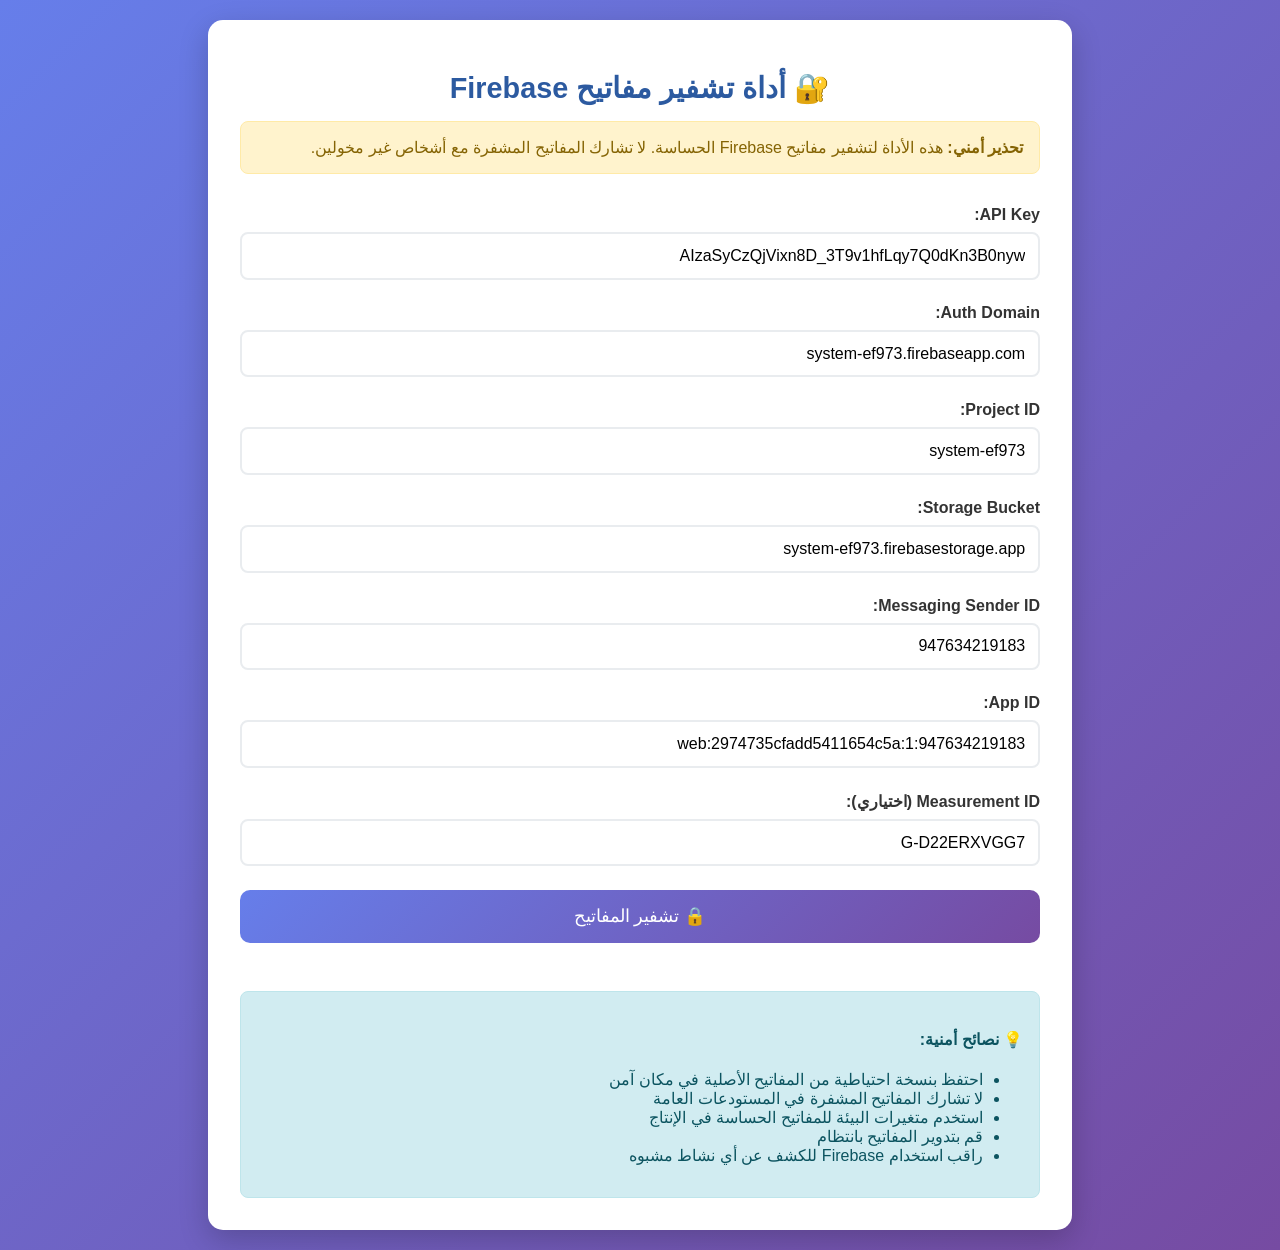
<file: encrypt-keys.html>
<!DOCTYPE html>
<html lang="ar" dir="rtl">
<head>
    <meta charset="UTF-8">
    <meta name="viewport" content="width=device-width, initial-scale=1.0">
    <title>أداة تشفير مفاتيح Firebase</title>
    <style>
        body {
            font-family: 'Cairo', sans-serif;
            background: linear-gradient(135deg, #667eea 0%, #764ba2 100%);
            min-height: 100vh;
            display: flex;
            align-items: center;
            justify-content: center;
            margin: 0;
            padding: 20px;
        }
        
        .encrypt-container {
            background: white;
            padding: 2rem;
            border-radius: 15px;
            box-shadow: 0 10px 30px rgba(0,0,0,0.2);
            max-width: 800px;
            width: 100%;
        }
        
        .encrypt-title {
            color: #2c5aa0;
            margin-bottom: 1rem;
            font-size: 1.8rem;
            text-align: center;
        }
        
        .form-group {
            margin-bottom: 1.5rem;
            text-align: right;
        }
        
        .form-group label {
            display: block;
            margin-bottom: 0.5rem;
            font-weight: 600;
            color: #333;
        }
        
        .form-group input, .form-group textarea {
            width: 100%;
            padding: 0.8rem;
            border: 2px solid #e9ecef;
            border-radius: 8px;
            font-size: 1rem;
            box-sizing: border-box;
        }
        
        .form-group textarea {
            min-height: 150px;
            font-family: monospace;
            resize: vertical;
        }
        
        .encrypt-btn {
            background: linear-gradient(135deg, #667eea 0%, #764ba2 100%);
            color: white;
            border: none;
            padding: 1rem 2rem;
            border-radius: 10px;
            font-size: 1.1rem;
            cursor: pointer;
            width: 100%;
            margin-bottom: 1rem;
        }
        
        .encrypt-btn:hover {
            transform: translateY(-2px);
        }
        
        .result-section {
            background: #f8f9fa;
            padding: 1.5rem;
            border-radius: 10px;
            margin-top: 2rem;
            display: none;
        }
        
        .result-title {
            color: #28a745;
            margin-bottom: 1rem;
            font-weight: 600;
        }
        
        .copy-btn {
            background: #28a745;
            color: white;
            border: none;
            padding: 0.5rem 1rem;
            border-radius: 5px;
            cursor: pointer;
            margin-top: 0.5rem;
        }
        
        .warning {
            background: #fff3cd;
            border: 1px solid #ffeaa7;
            color: #856404;
            padding: 1rem;
            border-radius: 8px;
            margin-bottom: 2rem;
        }
        
        .security-tips {
            background: #d1ecf1;
            border: 1px solid #bee5eb;
            color: #0c5460;
            padding: 1rem;
            border-radius: 8px;
            margin-top: 2rem;
        }
    </style>
</head>
<body>
    <div class="encrypt-container">
        <h1 class="encrypt-title">🔐 أداة تشفير مفاتيح Firebase</h1>
        
        <div class="warning">
            <strong>تحذير أمني:</strong> هذه الأداة لتشفير مفاتيح Firebase الحساسة. لا تشارك المفاتيح المشفرة مع أشخاص غير مخولين.
        </div>
        
        <form id="encryptForm">
            <div class="form-group">
                <label>API Key:</label>
                <input type="text" id="apiKey" placeholder="AIzaSy..." required>
            </div>
            
            <div class="form-group">
                <label>Auth Domain:</label>
                <input type="text" id="authDomain" placeholder="your-project.firebaseapp.com" required>
            </div>
            
            <div class="form-group">
                <label>Project ID:</label>
                <input type="text" id="projectId" placeholder="your-project-id" required>
            </div>
            
            <div class="form-group">
                <label>Storage Bucket:</label>
                <input type="text" id="storageBucket" placeholder="your-project.appspot.com" required>
            </div>
            
            <div class="form-group">
                <label>Messaging Sender ID:</label>
                <input type="text" id="messagingSenderId" placeholder="123456789" required>
            </div>
            
            <div class="form-group">
                <label>App ID:</label>
                <input type="text" id="appId" placeholder="1:123456789:web:..." required>
            </div>
            
            <div class="form-group">
                <label>Measurement ID (اختياري):</label>
                <input type="text" id="measurementId" placeholder="G-...">
            </div>
            
            <button type="submit" class="encrypt-btn">
                🔒 تشفير المفاتيح
            </button>
        </form>
        
        <div id="resultSection" class="result-section">
            <div class="result-title">✅ تم التشفير بنجاح!</div>
            
            <div class="form-group">
                <label>المفاتيح المشفرة (انسخ هذا الكود):</label>
                <textarea id="encryptedResult" readonly></textarea>
                <button type="button" class="copy-btn" onclick="copyResult()">📋 نسخ النتيجة</button>
            </div>
            
            <div class="form-group">
                <label>كود JavaScript للاستخدام:</label>
                <textarea id="jsCode" readonly></textarea>
                <button type="button" class="copy-btn" onclick="copyJSCode()">📋 نسخ كود JavaScript</button>
            </div>
        </div>
        
        <div class="security-tips">
            <h4>💡 نصائح أمنية:</h4>
            <ul>
                <li>احتفظ بنسخة احتياطية من المفاتيح الأصلية في مكان آمن</li>
                <li>لا تشارك المفاتيح المشفرة في المستودعات العامة</li>
                <li>استخدم متغيرات البيئة للمفاتيح الحساسة في الإنتاج</li>
                <li>قم بتدوير المفاتيح بانتظام</li>
                <li>راقب استخدام Firebase للكشف عن أي نشاط مشبوه</li>
            </ul>
        </div>
    </div>

    <script src="firebase-keys.js"></script>
    <script>
        document.getElementById('encryptForm').addEventListener('submit', function(e) {
            e.preventDefault();
            
            // جمع البيانات من النموذج
            const config = {
                apiKey: document.getElementById('apiKey').value,
                authDomain: document.getElementById('authDomain').value,
                projectId: document.getElementById('projectId').value,
                storageBucket: document.getElementById('storageBucket').value,
                messagingSenderId: document.getElementById('messagingSenderId').value,
                appId: document.getElementById('appId').value,
                measurementId: document.getElementById('measurementId').value || undefined
            };
            
            // إنشاء مدير التشفير
            const keysManager = new FirebaseKeysManager();
            
            // تشفير المفاتيح
            const encryptedConfig = keysManager.encryptFirebaseConfig(config);
            
            // عرض النتيجة
            displayResult(encryptedConfig, config);
        });
        
        function displayResult(encryptedConfig, originalConfig) {
            const resultSection = document.getElementById('resultSection');
            const encryptedResult = document.getElementById('encryptedResult');
            const jsCode = document.getElementById('jsCode');
            
            // تنسيق المفاتيح المشفرة
            const formattedEncrypted = JSON.stringify(encryptedConfig, null, 2);
            encryptedResult.value = formattedEncrypted;
            
            // إنشاء كود JavaScript
            const jsCodeText = `// المفاتيح المشفرة - استبدل هذا في firebase-keys.js
const encryptedFirebaseConfig = ${formattedEncrypted};

// للتحقق من صحة فك التشفير:
console.log('المفاتيح الأصلية:', ${JSON.stringify(originalConfig, null, 2)});`;
            
            jsCode.value = jsCodeText;
            
            // إظهار النتيجة
            resultSection.style.display = 'block';
            resultSection.scrollIntoView({ behavior: 'smooth' });
        }
        
        function copyResult() {
            const encryptedResult = document.getElementById('encryptedResult');
            encryptedResult.select();
            document.execCommand('copy');
            
            const btn = event.target;
            const originalText = btn.textContent;
            btn.textContent = '✅ تم النسخ!';
            setTimeout(() => {
                btn.textContent = originalText;
            }, 2000);
        }
        
        function copyJSCode() {
            const jsCode = document.getElementById('jsCode');
            jsCode.select();
            document.execCommand('copy');
            
            const btn = event.target;
            const originalText = btn.textContent;
            btn.textContent = '✅ تم النسخ!';
            setTimeout(() => {
                btn.textContent = originalText;
            }, 2000);
        }
        
        // ملء البيانات التجريبية
        document.addEventListener('DOMContentLoaded', function() {
            // يمكنك إزالة هذا في الإنتاج
            document.getElementById('apiKey').value = 'AIzaSyCzQjVixn8D_3T9v1hfLqy7Q0dKn3B0nyw';
            document.getElementById('authDomain').value = 'system-ef973.firebaseapp.com';
            document.getElementById('projectId').value = 'system-ef973';
            document.getElementById('storageBucket').value = 'system-ef973.firebasestorage.app';
            document.getElementById('messagingSenderId').value = '947634219183';
            document.getElementById('appId').value = '1:947634219183:web:2974735cfadd5411654c5a';
            document.getElementById('measurementId').value = 'G-D22ERXVGG7';
        });
    </script>
</body>
</html>
</file>
